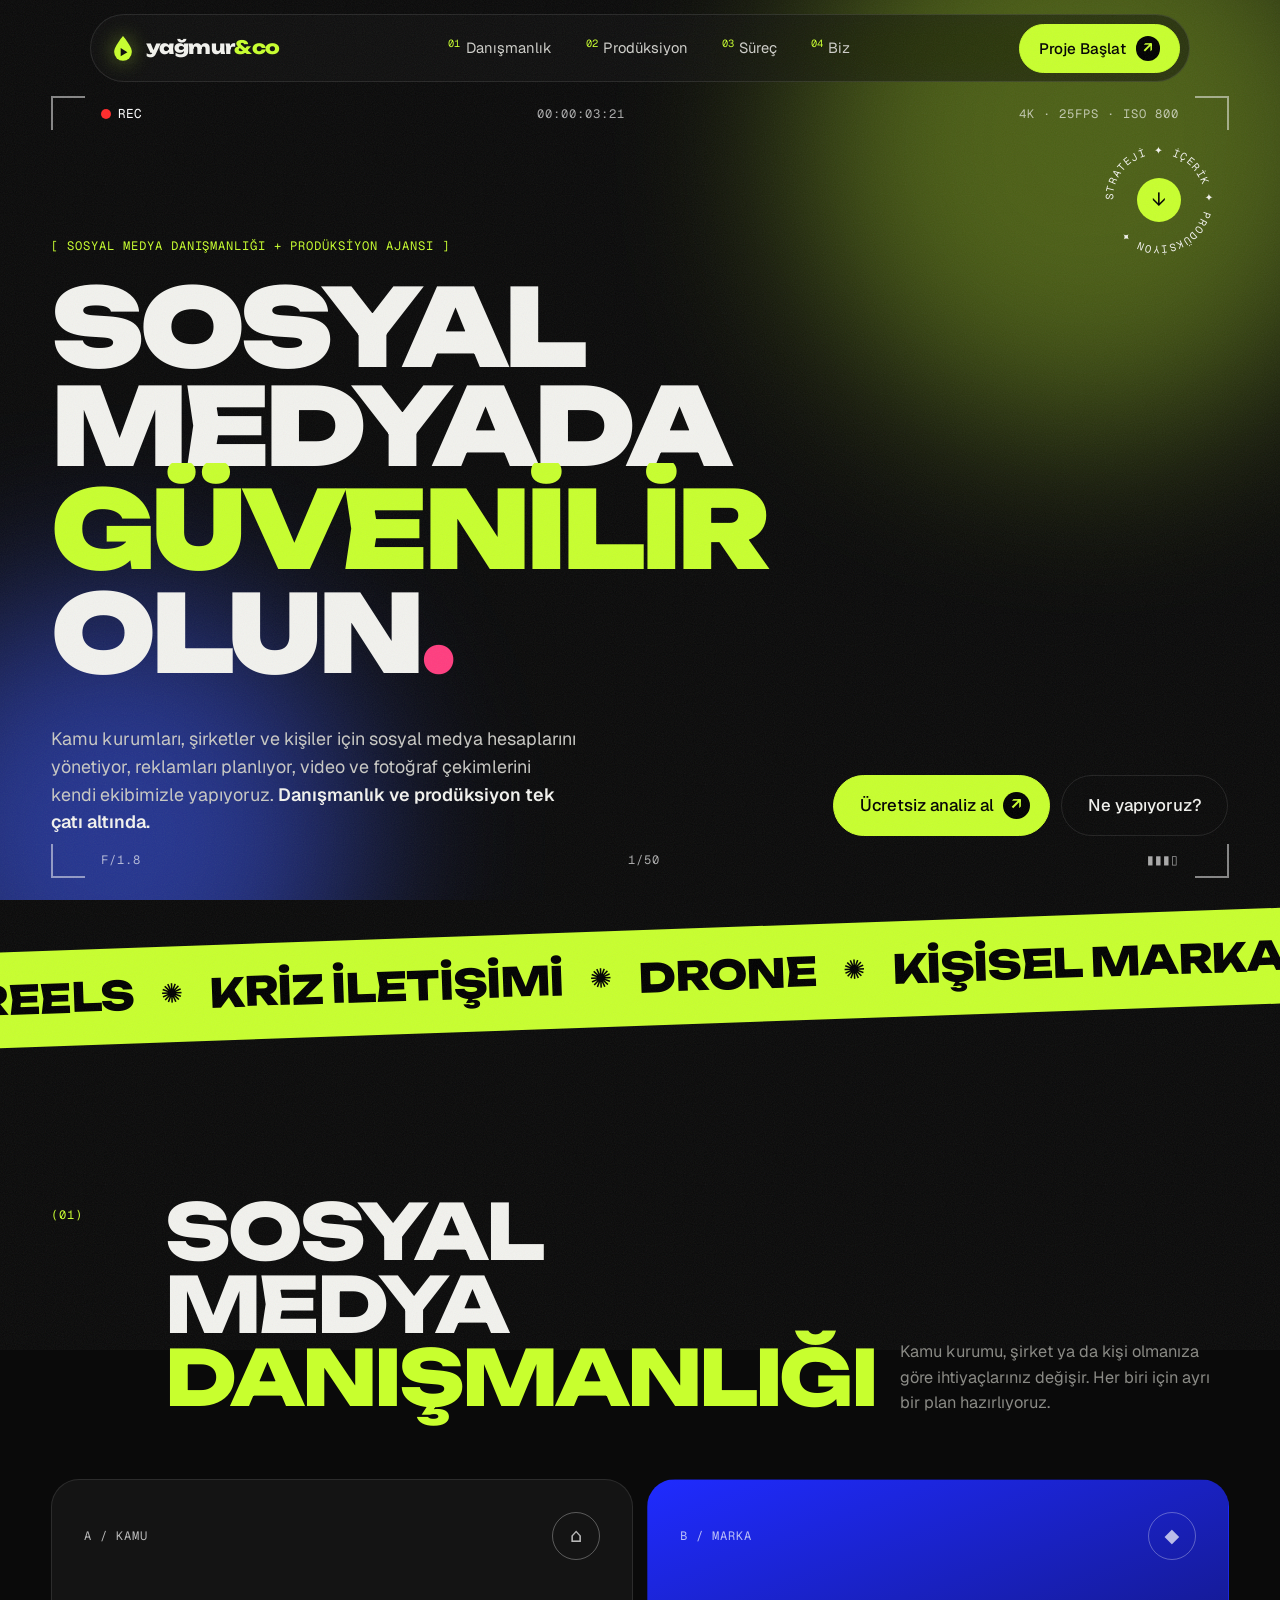
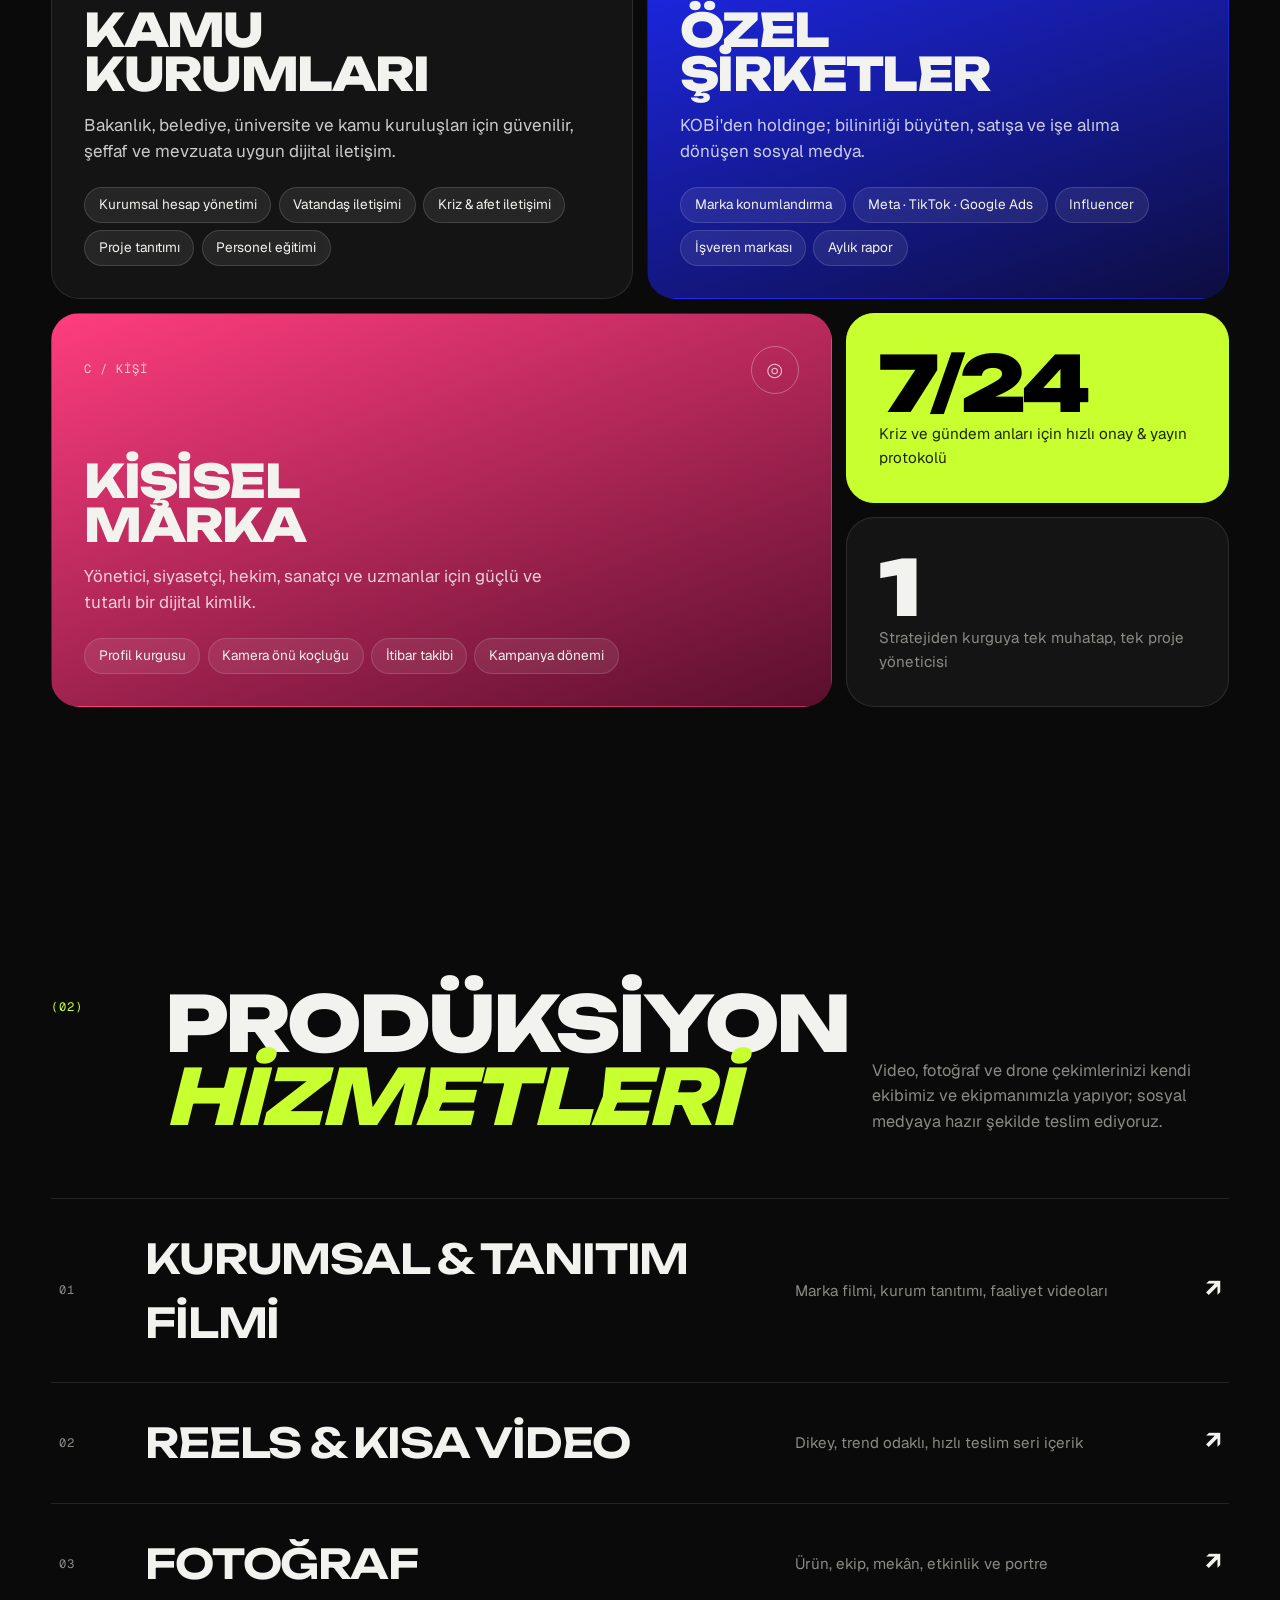
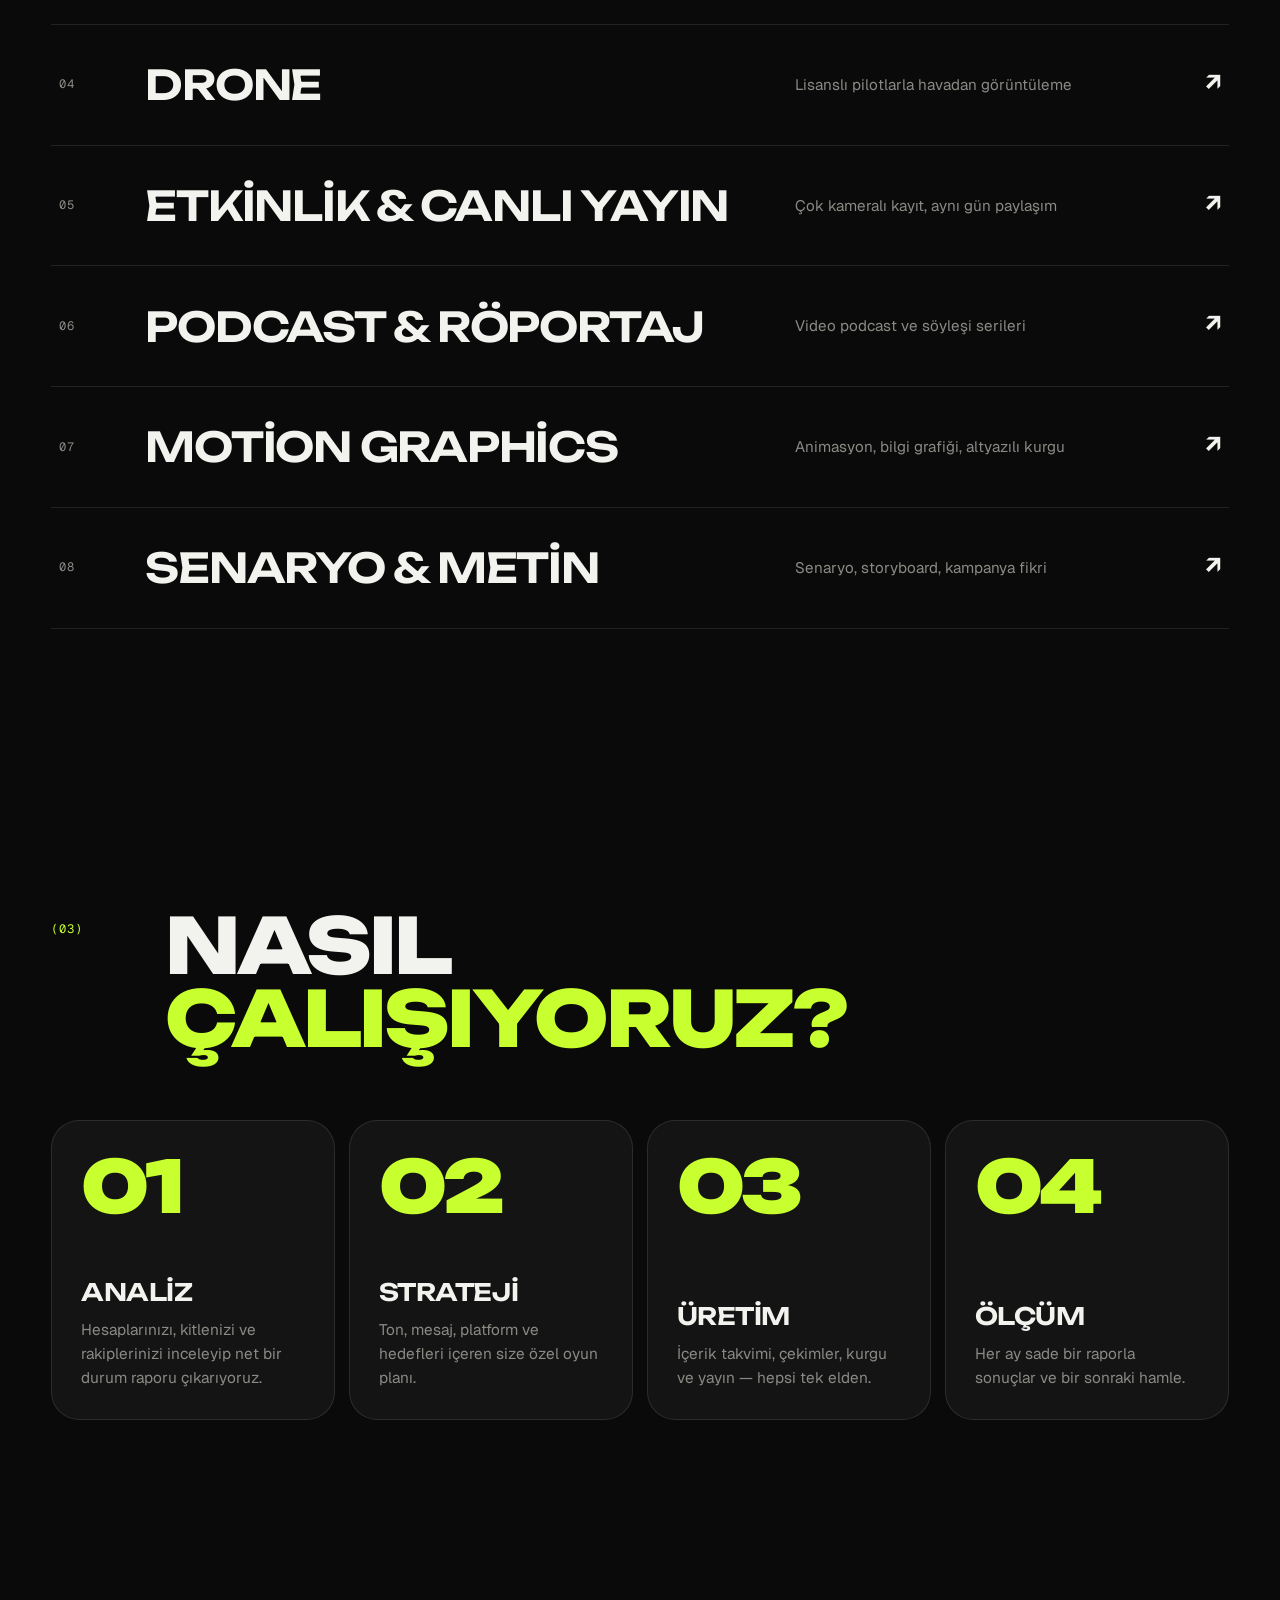
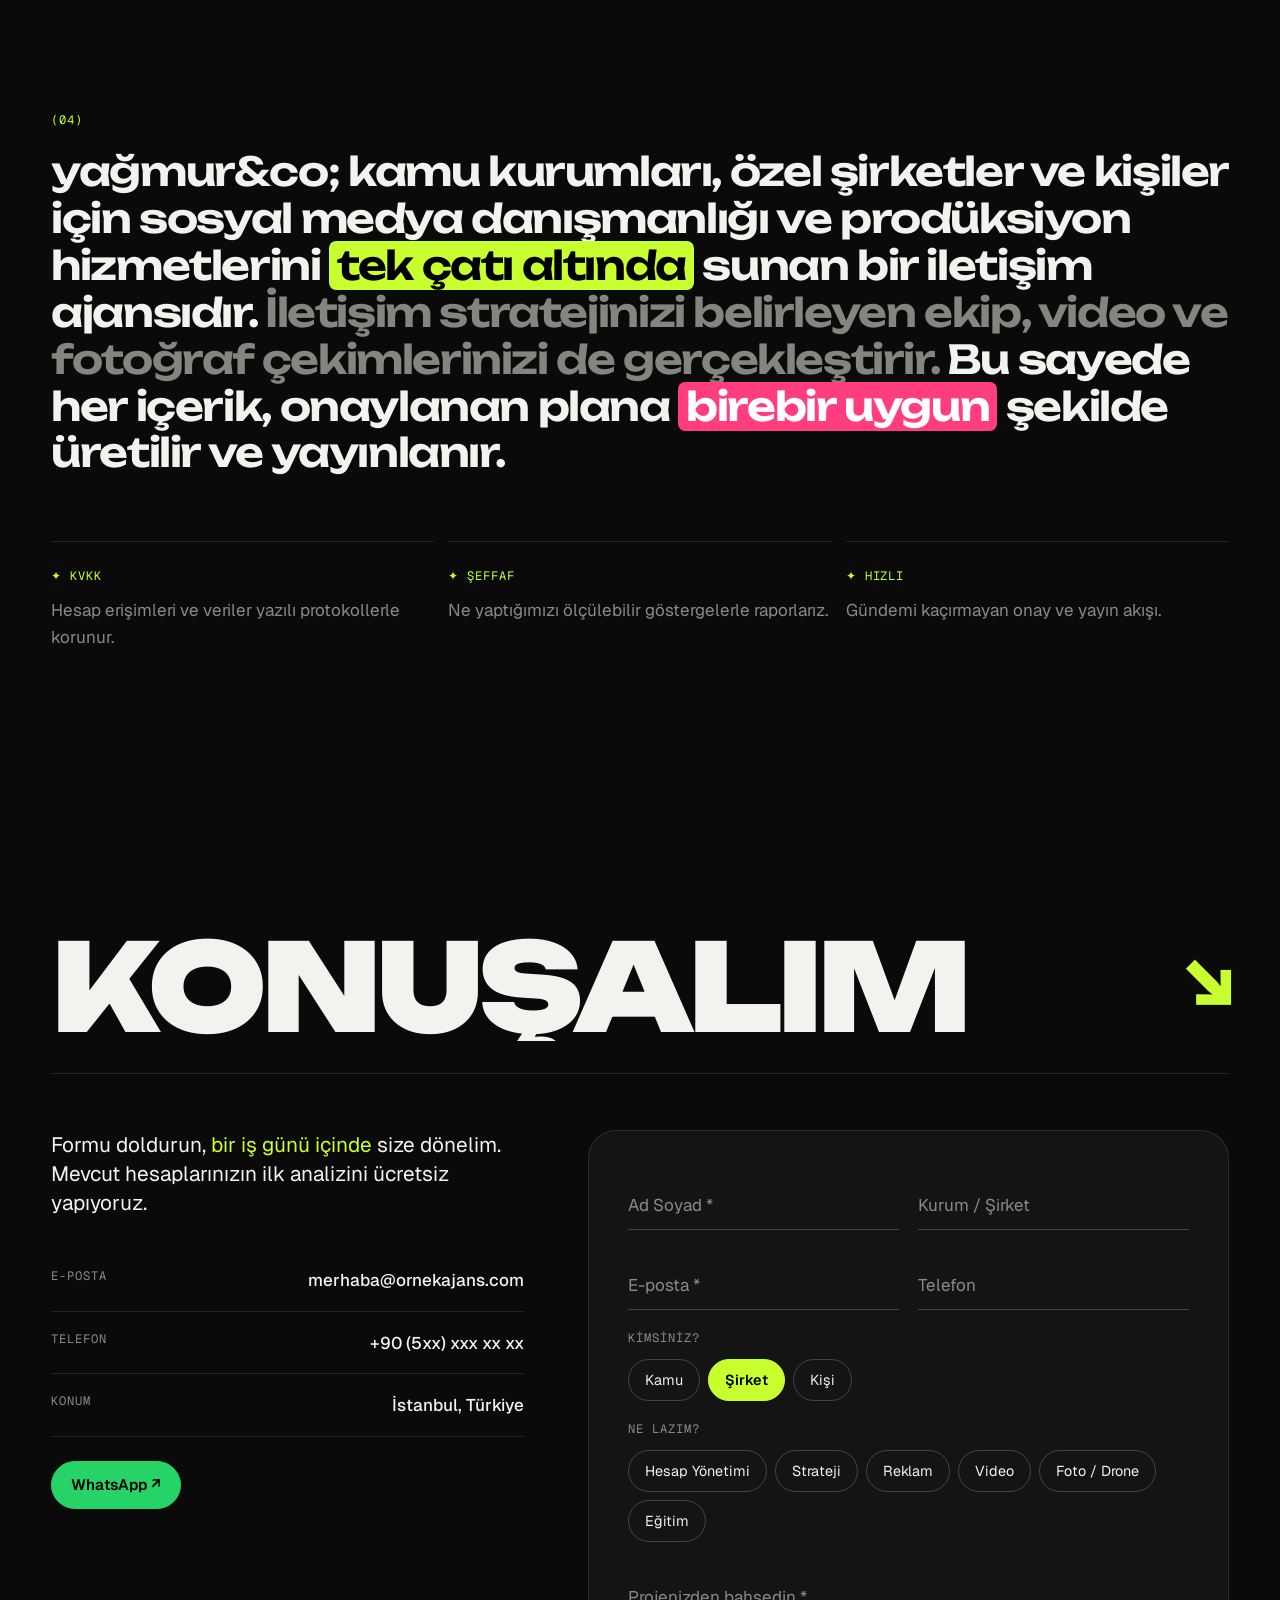
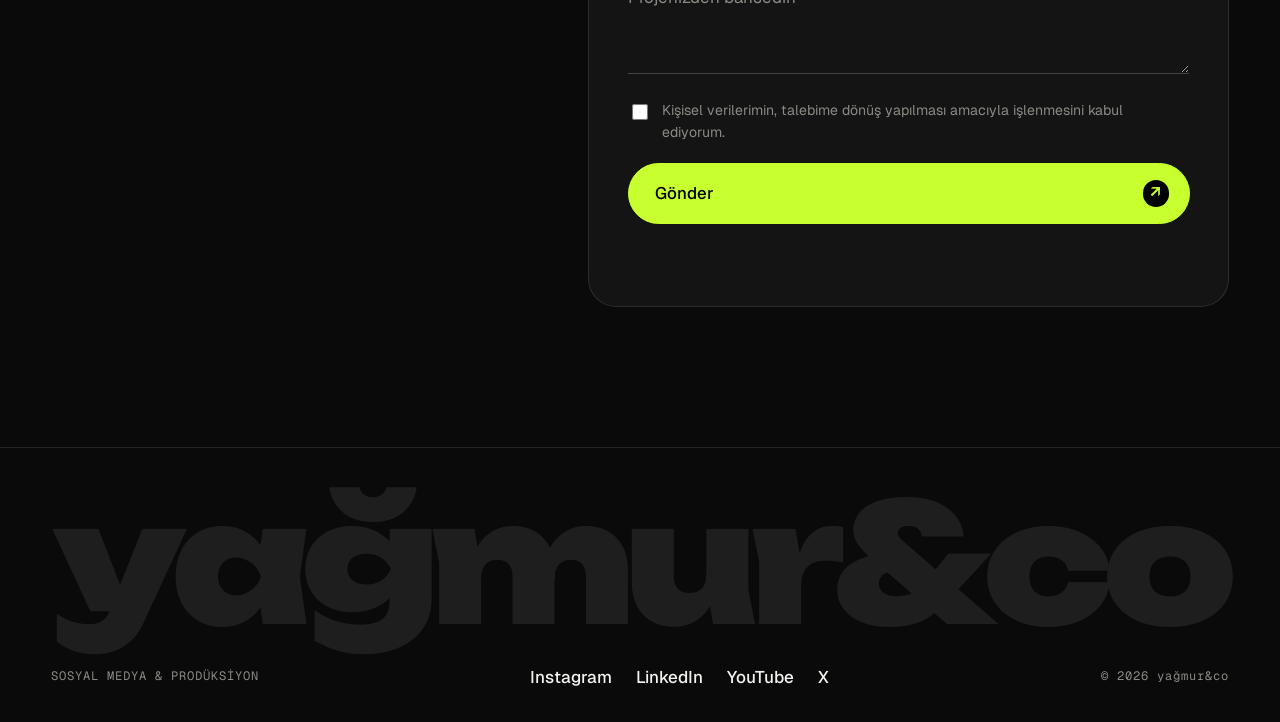
<file: index.html>
<!DOCTYPE html>
<html lang="tr">
<head>
  <meta charset="UTF-8" />
  <meta name="viewport" content="width=device-width, initial-scale=1.0" />
  <title>yağmur&amp;co | Sosyal Medya Danışmanlığı ve Prodüksiyon</title>
  <meta name="description" content="Kamu kurumları, özel şirketler ve kişiler için stratejik sosyal medya danışmanlığı, içerik yönetimi ve video–fotoğraf prodüksiyonu." />
  <meta property="og:title" content="yağmur&amp;co | Sosyal Medya Danışmanlığı ve Prodüksiyon" />
  <meta property="og:description" content="Kamu kurumları, özel şirketler ve kişiler için strateji, içerik ve prodüksiyon." />
  <meta property="og:type" content="website" />
  <meta name="theme-color" content="#0a0a0a" />
  <link rel="icon" href="assets/favicon.svg" type="image/svg+xml" />
  <link rel="preconnect" href="https://fonts.googleapis.com" />
  <link rel="preconnect" href="https://fonts.gstatic.com" crossorigin />
  <link href="https://fonts.googleapis.com/css2?family=Unbounded:wght@400;600;800;900&family=Geist:wght@300;400;500;600&family=Geist+Mono:wght@400;500&display=swap" rel="stylesheet" />
  <link rel="stylesheet" href="assets/style.css" />
  <script src="config.js"></script>
</head>
<body>
  <div class="grain" aria-hidden="true"></div>
  <div class="progress" id="progress" aria-hidden="true"></div>
  <div class="cursor" id="cursor" aria-hidden="true"><span id="cursorLabel"></span></div>

  <!-- MENÜ -->
  <header class="nav" id="nav">
    <a href="#top" class="logo" aria-label="yağmur&amp;co ana sayfa">
      <svg class="logo__mark" viewBox="0 0 100 100" aria-hidden="true"><path d="M50 4 C50 4 16 44 16 65 A34 34 0 0 0 84 65 C84 44 50 4 50 4 Z" fill="currentColor"/><path d="M41 50 L67 66 L41 82 Z" fill="#0a0a0a"/></svg>
      <span class="logo__word">yağmur<b>&amp;co</b></span>
    </a>
    <nav class="nav__links" id="navLinks" aria-label="Ana menü">
      <a href="#danismanlik"><i>01</i>Danışmanlık</a>
      <a href="#produksiyon"><i>02</i>Prodüksiyon</a>
      <a href="#surec"><i>03</i>Süreç</a>
      <a href="#hakkimizda"><i>04</i>Biz</a>
    </nav>
    <a href="#iletisim" class="pill pill--lime" data-cursor="Yaz">Proje Başlat <b>↗</b></a>
    <button class="nav__toggle" id="navToggle" aria-label="Menüyü aç" aria-expanded="false"><span></span><span></span></button>
  </header>

  <main id="top">

    <!-- HERO -->
    <section class="hero">
      <div class="orb orb--1" aria-hidden="true"></div>
      <div class="orb orb--2" aria-hidden="true"></div>

      <div class="viewfinder" aria-hidden="true">
        <span class="vf vf--tl"></span><span class="vf vf--tr"></span>
        <span class="vf vf--bl"></span><span class="vf vf--br"></span>
        <div class="vf__top">
          <span class="rec"><i></i>REC</span>
          <span class="mono" id="timecode">00:00:00:00</span>
          <span class="mono hide-sm">4K · 25FPS · ISO 800</span>
        </div>
        <div class="vf__bottom mono">
          <span>F/1.8</span><span class="hide-sm">1/50</span><span class="battery">▮▮▮▯</span>
        </div>
      </div>

      <div class="hero__inner">
        <p class="tag mono">[ sosyal medya danışmanlığı + prodüksiyon ajansı ]</p>
        <h1 class="hero__title" id="heroTitle">
          <span class="line"><span class="word">Sosyal medyada</span></span>
          <span class="line"><span class="word word--outline"><span class="rotator" id="rotator" data-words="görünür|güvenilir|etkili|güçlü">görünür</span></span></span>
          <span class="line"><span class="word">olun<em>.</em></span></span>
        </h1>
        <div class="hero__foot">
          <p class="hero__lead">
            Kamu kurumları, şirketler ve kişiler için sosyal medya hesaplarını yönetiyor,
            reklamları planlıyor, video ve fotoğraf çekimlerini kendi ekibimizle yapıyoruz.
            <strong>Danışmanlık ve prodüksiyon tek çatı altında.</strong>
          </p>
          <div class="hero__cta">
            <a href="#iletisim" class="pill pill--lime pill--big" data-cursor="Hadi">Ücretsiz analiz al <b>↗</b></a>
            <a href="#danismanlik" class="pill pill--ghost pill--big">Ne yapıyoruz?</a>
          </div>
        </div>
      </div>

      <a href="#danismanlik" class="spin" aria-label="Aşağı kaydır">
        <svg viewBox="0 0 120 120">
          <defs><path id="circ" d="M60,60 m-46,0 a46,46 0 1,1 92,0 a46,46 0 1,1 -92,0" /></defs>
          <text><textPath href="#circ">STRATEJİ ✦ İÇERİK ✦ PRODÜKSİYON ✦ </textPath></text>
        </svg>
        <span>↓</span>
      </a>
    </section>

    <!-- KAYAN ŞERİT -->
    <div class="ticker" aria-hidden="true">
      <div class="ticker__track">
        <span>Reels</span><b>✺</b><span>Kriz İletişimi</span><b>✺</b><span>Drone</span><b>✺</b><span>Kişisel Marka</span><b>✺</b><span>Canlı Yayın</span><b>✺</b><span>Reklam</span><b>✺</b><span>Podcast</span><b>✺</b><span>Strateji</span><b>✺</b>
        <span>Reels</span><b>✺</b><span>Kriz İletişimi</span><b>✺</b><span>Drone</span><b>✺</b><span>Kişisel Marka</span><b>✺</b><span>Canlı Yayın</span><b>✺</b><span>Reklam</span><b>✺</b><span>Podcast</span><b>✺</b><span>Strateji</span><b>✺</b>
      </div>
    </div>

    <!-- DANIŞMANLIK : BENTO -->
    <section class="section" id="danismanlik">
      <header class="head">
        <span class="mono head__idx">(01)</span>
        <h2 class="h2 reveal">Sosyal medya<br /><span class="lime">danışmanlığı</span></h2>
        <p class="head__side reveal">Kamu kurumu, şirket ya da kişi olmanıza göre ihtiyaçlarınız değişir. Her biri için ayrı bir plan hazırlıyoruz.</p>
      </header>

      <div class="bento">
        <article class="card card--gov reveal" data-cursor="Kamu">
          <div class="card__top"><span class="mono">A / KAMU</span><span class="card__ic">⌂</span></div>
          <h3>Kamu<br />Kurumları</h3>
          <p>Bakanlık, belediye, üniversite ve kamu kuruluşları için güvenilir, şeffaf ve mevzuata uygun dijital iletişim.</p>
          <ul class="tags">
            <li>Kurumsal hesap yönetimi</li><li>Vatandaş iletişimi</li><li>Kriz & afet iletişimi</li>
            <li>Proje tanıtımı</li><li>Personel eğitimi</li>
          </ul>
        </article>

        <article class="card card--biz reveal" data-cursor="Marka">
          <div class="card__top"><span class="mono">B / MARKA</span><span class="card__ic">◆</span></div>
          <h3>Özel<br />Şirketler</h3>
          <p>KOBİ'den holdinge; bilinirliği büyüten, satışa ve işe alıma dönüşen sosyal medya.</p>
          <ul class="tags">
            <li>Marka konumlandırma</li><li>Meta · TikTok · Google Ads</li><li>Influencer</li>
            <li>İşveren markası</li><li>Aylık rapor</li>
          </ul>
        </article>

        <article class="card card--person reveal" data-cursor="Sen">
          <div class="card__top"><span class="mono">C / KİŞİ</span><span class="card__ic">◎</span></div>
          <h3>Kişisel<br />Marka</h3>
          <p>Yönetici, siyasetçi, hekim, sanatçı ve uzmanlar için güçlü ve tutarlı bir dijital kimlik.</p>
          <ul class="tags">
            <li>Profil kurgusu</li><li>Kamera önü koçluğu</li><li>İtibar takibi</li><li>Kampanya dönemi</li>
          </ul>
        </article>

        <div class="card card--mini card--lime reveal">
          <span class="big">7/24</span>
          <p>Kriz ve gündem anları için hızlı onay & yayın protokolü</p>
        </div>
        <div class="card card--mini reveal">
          <span class="big">1</span>
          <p>Stratejiden kurguya tek muhatap, tek proje yöneticisi</p>
        </div>
      </div>
    </section>

    <!-- PRODÜKSİYON : İNTERAKTİF LİSTE -->
    <section class="section section--prod" id="produksiyon">
      <header class="head">
        <span class="mono head__idx">(02)</span>
        <h2 class="h2 reveal">Prodüksiyon<br /><span class="outline">hizmetleri</span></h2>
        <p class="head__side reveal">Video, fotoğraf ve drone çekimlerinizi kendi ekibimiz ve ekipmanımızla yapıyor; sosyal medyaya hazır şekilde teslim ediyoruz.</p>
      </header>

      <ul class="plist" id="plist">
        <li class="prow" data-color="#c8ff2e"><span class="mono">01</span><h3>Kurumsal & Tanıtım Filmi</h3><p>Marka filmi, kurum tanıtımı, faaliyet videoları</p><b>↗</b></li>
        <li class="prow" data-color="#ff3d7f"><span class="mono">02</span><h3>Reels & Kısa Video</h3><p>Dikey, trend odaklı, hızlı teslim seri içerik</p><b>↗</b></li>
        <li class="prow" data-color="#3d5aff"><span class="mono">03</span><h3>Fotoğraf</h3><p>Ürün, ekip, mekân, etkinlik ve portre</p><b>↗</b></li>
        <li class="prow" data-color="#ff8a1f"><span class="mono">04</span><h3>Drone</h3><p>Lisanslı pilotlarla havadan görüntüleme</p><b>↗</b></li>
        <li class="prow" data-color="#c8ff2e"><span class="mono">05</span><h3>Etkinlik & Canlı Yayın</h3><p>Çok kameralı kayıt, aynı gün paylaşım</p><b>↗</b></li>
        <li class="prow" data-color="#ff3d7f"><span class="mono">06</span><h3>Podcast & Röportaj</h3><p>Video podcast ve söyleşi serileri</p><b>↗</b></li>
        <li class="prow" data-color="#3d5aff"><span class="mono">07</span><h3>Motion Graphics</h3><p>Animasyon, bilgi grafiği, altyazılı kurgu</p><b>↗</b></li>
        <li class="prow" data-color="#ff8a1f"><span class="mono">08</span><h3>Senaryo & Metin</h3><p>Senaryo, storyboard, kampanya fikri</p><b>↗</b></li>
      </ul>
    </section>

    <!-- SÜREÇ -->
    <section class="section" id="surec">
      <header class="head">
        <span class="mono head__idx">(03)</span>
        <h2 class="h2 reveal">Nasıl <span class="lime">çalışıyoruz?</span></h2>
      </header>
      <ol class="steps">
        <li class="step reveal"><span class="step__n">01</span><h3>Analiz</h3><p>Hesaplarınızı, kitlenizi ve rakiplerinizi inceleyip net bir durum raporu çıkarıyoruz.</p></li>
        <li class="step reveal"><span class="step__n">02</span><h3>Strateji</h3><p>Ton, mesaj, platform ve hedefleri içeren size özel oyun planı.</p></li>
        <li class="step reveal"><span class="step__n">03</span><h3>Üretim</h3><p>İçerik takvimi, çekimler, kurgu ve yayın — hepsi tek elden.</p></li>
        <li class="step reveal"><span class="step__n">04</span><h3>Ölçüm</h3><p>Her ay sade bir raporla sonuçlar ve bir sonraki hamle.</p></li>
      </ol>
    </section>

    <!-- BİZ -->
    <section class="section" id="hakkimizda">
      <span class="mono head__idx">(04)</span>
      <p class="manifesto reveal">
        <span data-site="name">yağmur&amp;co</span>; kamu kurumları, özel şirketler ve kişiler için
        sosyal medya danışmanlığı ve prodüksiyon hizmetlerini <span class="hl">tek çatı altında</span> sunan bir iletişim ajansıdır.
        <span class="dim">İletişim stratejinizi belirleyen ekip, video ve fotoğraf çekimlerinizi de gerçekleştirir.</span>
        Bu sayede her içerik, onaylanan plana <span class="hl hl--pink">birebir uygun</span> şekilde üretilir ve yayınlanır.
      </p>
      <div class="pillars">
        <div class="pillar reveal"><span class="mono">✦ KVKK</span><p>Hesap erişimleri ve veriler yazılı protokollerle korunur.</p></div>
        <div class="pillar reveal"><span class="mono">✦ ŞEFFAF</span><p>Ne yaptığımızı ölçülebilir göstergelerle raporlarız.</p></div>
        <div class="pillar reveal"><span class="mono">✦ HIZLI</span><p>Gündemi kaçırmayan onay ve yayın akışı.</p></div>
      </div>
    </section>

    <!-- İLETİŞİM -->
    <section class="section contact" id="iletisim">
      <a href="#contactForm" class="mega" data-cursor="↓">
        <span>Konuşalım</span><b>↘</b>
      </a>

      <div class="contact__grid">
        <div class="contact__info">
          <p class="lead">Formu doldurun, <span class="lime">bir iş günü içinde</span> size dönelim. Mevcut hesaplarınızın ilk analizini ücretsiz yapıyoruz.</p>
          <ul class="clist">
            <li><span class="mono">E-POSTA</span><a data-site-href="mailto:email" data-site="email" href="#">merhaba@ornekajans.com</a></li>
            <li><span class="mono">TELEFON</span><a data-site-href="tel:phoneRaw" data-site="phone" href="#">+90</a></li>
            <li><span class="mono">KONUM</span><b data-site="address">İstanbul</b></li>
          </ul>
          <a class="pill pill--wa" id="waBtn" href="#" target="_blank" rel="noopener">WhatsApp ↗</a>
        </div>

        <form class="form" id="contactForm" novalidate>
          <div class="form__row">
            <label class="field"><input type="text" name="ad_soyad" required autocomplete="name" placeholder=" " /><span>Ad Soyad *</span></label>
            <label class="field"><input type="text" name="kurum" autocomplete="organization" placeholder=" " /><span>Kurum / Şirket</span></label>
          </div>
          <div class="form__row">
            <label class="field"><input type="email" name="email" required autocomplete="email" placeholder=" " /><span>E-posta *</span></label>
            <label class="field"><input type="tel" name="telefon" autocomplete="tel" placeholder=" " /><span>Telefon</span></label>
          </div>
          <fieldset class="chips">
            <legend class="mono">KİMSİNİZ?</legend>
            <label><input type="radio" name="tur" value="Kamu Kurumu" /><span>Kamu</span></label>
            <label><input type="radio" name="tur" value="Özel Şirket" checked /><span>Şirket</span></label>
            <label><input type="radio" name="tur" value="Kişisel" /><span>Kişi</span></label>
          </fieldset>
          <fieldset class="chips">
            <legend class="mono">NE LAZIM?</legend>
            <label><input type="checkbox" name="hizmet" value="Sosyal Medya Yönetimi" /><span>Hesap Yönetimi</span></label>
            <label><input type="checkbox" name="hizmet" value="Danışmanlık / Strateji" /><span>Strateji</span></label>
            <label><input type="checkbox" name="hizmet" value="Reklam Yönetimi" /><span>Reklam</span></label>
            <label><input type="checkbox" name="hizmet" value="Video Prodüksiyon" /><span>Video</span></label>
            <label><input type="checkbox" name="hizmet" value="Fotoğraf / Drone" /><span>Foto / Drone</span></label>
            <label><input type="checkbox" name="hizmet" value="Eğitim" /><span>Eğitim</span></label>
          </fieldset>
          <label class="field"><textarea name="mesaj" rows="3" required placeholder=" "></textarea><span>Projenizden bahsedin *</span></label>
          <label class="kvkk">
            <input type="checkbox" name="kvkk" required />
            <span>Kişisel verilerimin, talebime dönüş yapılması amacıyla işlenmesini kabul ediyorum.</span>
          </label>
          <button type="submit" class="pill pill--lime pill--big pill--full" data-cursor="Gönder">Gönder <b>↗</b></button>
          <p class="form__status" id="formStatus" role="status" aria-live="polite"></p>
        </form>
      </div>
    </section>
  </main>

  <footer class="footer">
    <div class="footer__brand" aria-label="yağmur&amp;co">yağmur<span>&amp;co</span></div>
    <div class="footer__row">
      <span class="mono" data-site="tagline">Sosyal Medya & Prodüksiyon</span>
      <nav class="footer__social">
        <a data-site-href="instagram" href="#" target="_blank" rel="noopener">Instagram</a>
        <a data-site-href="linkedin" href="#" target="_blank" rel="noopener">LinkedIn</a>
        <a data-site-href="youtube" href="#" target="_blank" rel="noopener">YouTube</a>
        <a data-site-href="x" href="#" target="_blank" rel="noopener">X</a>
      </nav>
      <span class="mono">© <span id="year"></span> <span style="text-transform:none">yağmur&amp;co</span></span>
    </div>
  </footer>

  <script src="assets/main.js"></script>
</body>
</html>
</file>
<file: assets/style.css>
/* =========================================================
   YENİ NESİL TEMA — koyu zemin, neon vurgu, dev tipografi
   Renkleri değiştirmek için sadece :root içini düzenleyin.
   ========================================================= */
:root {
  --bg: #0a0a0a;
  --bg-2: #141414;
  --bg-3: #1c1c1c;
  --fg: #f2f2ee;
  --muted: #8a8a85;
  --line: rgba(255,255,255,.1);
  --lime: #c8ff2e;
  --pink: #ff3d7f;
  --blue: #3d5aff;
  --orange: #ff8a1f;
  --display: "Unbounded", system-ui, sans-serif;
  --body: "Geist", system-ui, sans-serif;
  --mono: "Geist Mono", ui-monospace, monospace;
  --pad: clamp(1.25rem, 4vw, 3.5rem);
}
*, *::before, *::after { box-sizing: border-box; }
html { overflow-x: clip; scroll-behavior: smooth; scroll-padding-top: 90px; }
body {
  margin: 0; background: var(--bg); color: var(--fg);
  font-family: var(--body); font-size: 17px; line-height: 1.55; font-weight: 400;
  -webkit-font-smoothing: antialiased; overflow-x: clip;
}
::selection { background: var(--lime); color: #000; }
a { color: inherit; text-decoration: none; }
.mono { font-family: var(--mono); font-size: .76rem; letter-spacing: .08em; text-transform: uppercase; }
.lime { color: var(--lime); }
.outline { -webkit-text-stroke: 1.5px var(--fg); color: transparent; }

/* Kaydırma ilerleme çubuğu */
.progress { position: fixed; top: 0; left: 0; height: 3px; width: 100%; background: var(--lime); transform-origin: left; transform: scaleX(0); z-index: 101; }

/* Değişen kelime */
.rotator { display: inline-block; white-space: nowrap; transition: transform .45s cubic-bezier(.2,.8,.2,1), opacity .45s, filter .45s; }
.rotator.is-out { transform: translateY(-70%); opacity: 0; filter: blur(8px); }
.rotator.is-pre { transform: translateY(70%); opacity: 0; filter: blur(8px); transition: none; }
.hero__inner { will-change: transform; }

/* Film greni */
.grain {
  position: fixed; inset: -50%; z-index: 100; pointer-events: none; opacity: .07;
  background-image: url("data:image/svg+xml,%3Csvg xmlns='http://www.w3.org/2000/svg' width='200' height='200'%3E%3Cfilter id='n'%3E%3CfeTurbulence type='fractalNoise' baseFrequency='.9' numOctaves='3' stitchTiles='stitch'/%3E%3C/filter%3E%3Crect width='100%25' height='100%25' filter='url(%23n)'/%3E%3C/svg%3E");
  animation: grain 1s steps(4) infinite;
}
@keyframes grain { 25%{transform:translate(-3%,2%)} 50%{transform:translate(2%,-3%)} 75%{transform:translate(-1%,3%)} }

/* Özel imleç (yalnızca fareli cihazlarda) */
.cursor {
  position: fixed; top: 0; left: 0; z-index: 99; pointer-events: none;
  width: 14px; height: 14px; border-radius: 50%; background: var(--lime);
  transform: translate(-50%,-50%); mix-blend-mode: difference;
  display: grid; place-items: center; opacity: 0; transition: width .25s, height .25s, background .25s, opacity .3s;
}
.cursor.is-on { opacity: 1; }
.cursor span { font-family: var(--mono); font-size: .7rem; font-weight: 500; color: #000; opacity: 0; text-transform: uppercase; }
.cursor.is-big { width: 84px; height: 84px; mix-blend-mode: normal; }
.cursor.is-big span { opacity: 1; }
@media (hover: none), (pointer: coarse) { .cursor { display: none; } }

/* ===== Butonlar ===== */
.pill {
  display: inline-flex; align-items: center; gap: .6rem; padding: .7rem 1.2rem;
  border-radius: 999px; font-weight: 500; font-size: .95rem; border: 1px solid var(--line);
  background: var(--bg-3); color: var(--fg); cursor: pointer; font-family: var(--body);
  transition: transform .25s cubic-bezier(.2,.8,.2,1), background .25s, color .25s;
  will-change: transform;
}
.pill b { display: inline-grid; place-items: center; width: 1.6em; height: 1.6em; border-radius: 50%; background: #000; color: var(--lime); font-weight: 600; transition: transform .3s; }
.pill:hover b { transform: rotate(45deg); }
.pill--lime { background: var(--lime); color: #000; border-color: var(--lime); }
.pill--ghost { background: transparent; }
.pill--ghost:hover { background: var(--fg); color: #000; }
.pill--big { padding: 1rem 1.2rem 1rem 1.6rem; font-size: 1.05rem; }
.pill--ghost.pill--big { padding: 1rem 1.6rem; }
.pill--full { width: 100%; justify-content: space-between; }
.pill--wa { background: #25d366; color: #000; border-color: #25d366; margin-top: 1.5rem; font-weight: 600; }

/* ===== Menü ===== */
.nav {
  position: fixed; top: 14px; left: 50%; transform: translateX(-50%); z-index: 50;
  width: min(1100px, calc(100% - 24px)); display: flex; align-items: center; justify-content: space-between; gap: 1rem;
  padding: .55rem .55rem .55rem 1.2rem; border-radius: 999px;
  background: rgba(20,20,20,.55); backdrop-filter: blur(18px) saturate(1.4); -webkit-backdrop-filter: blur(18px) saturate(1.4);
  border: 1px solid var(--line);
}
.logo { display: flex; align-items: center; gap: .6rem; font-family: var(--display); font-weight: 800; font-size: 1rem; letter-spacing: -.01em; white-space: nowrap; }
.logo { font-size: 1.15rem; letter-spacing: -.03em; }
.logo__mark { width: 26px; height: 26px; color: var(--lime); filter: drop-shadow(0 0 10px rgba(200,255,46,.45)); animation: drip 3.2s ease-in-out infinite; transform-origin: 50% 90%; }
.logo__word b { color: var(--lime); font-weight: 800; }
@keyframes drip { 0%,100% { transform: translateY(0) scale(1); } 45% { transform: translateY(-2px) scale(1.04, .97); } 55% { transform: translateY(1px) scale(.97, 1.05); } }
@keyframes pulse { 50% { transform: scale(.7); opacity: .6; } }
.nav__links { display: flex; gap: .3rem; }
.nav__links a { padding: .55rem .9rem; border-radius: 999px; font-size: .92rem; color: #cfcfca; transition: background .2s, color .2s; }
.nav__links a i { font-style: normal; font-family: var(--mono); font-size: .65rem; color: var(--lime); margin-right: .35rem; vertical-align: super; }
.nav__links a:hover { background: rgba(255,255,255,.08); color: #fff; }
.nav__toggle { display: none; width: 44px; height: 44px; border-radius: 50%; border: 0; background: var(--bg-3); cursor: pointer; padding: 0 12px; }
.nav__toggle span { display: block; height: 2px; background: var(--fg); margin: 5px 0; transition: transform .3s; }
.nav__toggle[aria-expanded="true"] span:first-child { transform: translateY(3.5px) rotate(45deg); }
.nav__toggle[aria-expanded="true"] span:last-child { transform: translateY(-3.5px) rotate(-45deg); }

/* ===== HERO ===== */
.hero { position: relative; min-height: 100svh; display: flex; align-items: flex-end; padding: 130px var(--pad) clamp(2rem, 5vw, 4rem); overflow: hidden; isolation: isolate; }
.orb { position: absolute; border-radius: 50%; filter: blur(90px); z-index: -1; opacity: .55; }
.orb--1 { width: 46vw; height: 46vw; background: var(--lime); top: -12vw; right: -8vw; animation: drift 14s ease-in-out infinite alternate; opacity: .35; }
.orb--2 { width: 38vw; height: 38vw; background: var(--blue); bottom: -14vw; left: -10vw; animation: drift 18s ease-in-out infinite alternate-reverse; }
@keyframes drift { to { transform: translate(-8vw, 6vw) scale(1.15); } }

.viewfinder { position: absolute; inset: 96px var(--pad) 22px; pointer-events: none; z-index: -1; }
.vf { position: absolute; width: 34px; height: 34px; border: 2px solid rgba(255,255,255,.5); }
.vf--tl { top: 0; left: 0; border-right: 0; border-bottom: 0; }
.vf--tr { top: 0; right: 0; border-left: 0; border-bottom: 0; }
.vf--bl { bottom: 0; left: 0; border-right: 0; border-top: 0; }
.vf--br { bottom: 0; right: 0; border-left: 0; border-top: 0; }
.vf__top, .vf__bottom { position: absolute; left: 50px; right: 50px; display: flex; justify-content: space-between; align-items: center; color: rgba(255,255,255,.65); }
.vf__top { top: 8px; } .vf__bottom { bottom: 8px; }
.rec { display: inline-flex; align-items: center; gap: .45rem; font-family: var(--mono); font-size: .8rem; color: #fff; }
.rec i { width: 10px; height: 10px; border-radius: 50%; background: #ff2a2a; animation: blink 1.1s steps(2) infinite; }
@keyframes blink { 50% { opacity: 0; } }

.hero__inner { width: 100%; max-width: 1500px; margin: 0 auto; }
.tag { color: var(--lime); margin: 0 0 1.4rem; }
.hero__title {
  font-family: var(--display); font-weight: 900; text-transform: uppercase;
  font-size: clamp(2rem, 8.4vw, 9rem); line-height: .92; letter-spacing: -.045em; margin: 0;
}
.hero__title .line { display: block; overflow: hidden; padding: .16em 0 .04em; margin-top: -.16em; }
.hero__title .word { display: inline-block; transform: translateY(110%); animation: rise 1s cubic-bezier(.2,.8,.2,1) forwards; }
.hero__title .line:nth-child(2) .word { animation-delay: .12s; }
.hero__title .line:nth-child(3) .word { animation-delay: .24s; }
.hero__title .word--outline { color: var(--lime); }
.hero__title em { font-style: normal; color: var(--pink); }
@keyframes rise { to { transform: none; } }

.hero__foot { display: flex; justify-content: space-between; align-items: flex-end; gap: 2rem; flex-wrap: wrap; margin-top: clamp(1.5rem, 3vw, 2.5rem); }
.hero__lead { max-width: 44ch; color: #c9c9c4; font-size: 1.12rem; margin: 0; opacity: 0; animation: fade .8s .6s forwards; }
.hero__lead strong { color: var(--fg); font-weight: 600; }
.hero__cta { display: flex; gap: .7rem; flex-wrap: wrap; opacity: 0; animation: fade .8s .75s forwards; }
@keyframes fade { to { opacity: 1; } }

.spin { position: absolute; right: calc(var(--pad) + 10px); top: 140px; width: 120px; height: 120px; display: grid; place-items: center; }
.spin svg { position: absolute; inset: 0; animation: rotate 14s linear infinite; }
.spin text { font-family: var(--mono); font-size: 10.5px; letter-spacing: .14em; fill: var(--fg); }
.spin span { width: 44px; height: 44px; border-radius: 50%; background: var(--lime); color: #000; display: grid; place-items: center; font-size: 1.2rem; }
@keyframes rotate { to { transform: rotate(360deg); } }

/* ===== Kayan şerit ===== */
.ticker { background: var(--lime); color: #000; padding: 1rem 0; overflow: hidden; transform: rotate(-2deg) scale(1.04); margin: 2rem 0; position: relative; z-index: 2; }
.ticker__track { display: flex; align-items: center; gap: 1.6rem; width: max-content; animation: ticker 28s linear infinite; }
.ticker span { font-family: var(--display); font-weight: 800; font-size: clamp(1.4rem, 3vw, 2.4rem); text-transform: uppercase; letter-spacing: -.02em; white-space: nowrap; }
.ticker b { font-size: 1.6rem; }
@keyframes ticker { to { transform: translateX(-50%); } }

/* ===== Bölüm başlıkları ===== */
.section { padding: clamp(5rem, 11vw, 9rem) var(--pad); max-width: 1500px; margin: 0 auto; }
.head { display: grid; grid-template-columns: 90px 1fr minmax(240px, 380px); gap: 1.5rem; align-items: end; margin-bottom: clamp(2.5rem, 5vw, 4.5rem); }
.head__idx { color: var(--lime); align-self: start; padding-top: .6rem; display: block; }
.h2 { font-family: var(--display); font-weight: 800; font-size: clamp(2.2rem, 6vw, 5.4rem); line-height: .95; letter-spacing: -.04em; margin: 0; text-transform: uppercase; }
.h2 .outline { -webkit-text-stroke: 0; color: var(--lime); font-style: italic; }
.head__side { color: var(--muted); margin: 0; font-size: 1.02rem; }

/* ===== Bento ===== */
.bento { display: grid; grid-template-columns: repeat(6, 1fr); grid-auto-rows: minmax(150px, auto); gap: 14px; }
.card {
  position: relative; overflow: hidden; border-radius: 28px; padding: clamp(1.5rem, 2.5vw, 2.2rem);
  background: var(--bg-2); border: 1px solid var(--line); display: flex; flex-direction: column;
  transition: transform .45s cubic-bezier(.2,.8,.2,1), border-color .3s;
}
.card::after {
  content: ""; position: absolute; inset: 0; pointer-events: none; opacity: 0; transition: opacity .4s;
  background: radial-gradient(500px circle at var(--mx, 50%) var(--my, 50%), rgba(200,255,46,.14), transparent 45%);
}
.card:hover::after { opacity: 1; }
.card:hover { border-color: rgba(200,255,46,.4); }
.card--gov { grid-column: span 3; grid-row: span 2; }
.card--biz { grid-column: span 3; grid-row: span 2; background: linear-gradient(160deg, #1f2bff 0%, #0d0d40 100%); border-color: transparent; }
.card--person { grid-column: span 4; grid-row: span 2; background: linear-gradient(160deg, #ff3d7f 0%, #5a0f2c 100%); border-color: transparent; }
.card--mini { grid-column: span 2; justify-content: space-between; }
.card--lime { background: var(--lime); color: #000; border-color: var(--lime); }
.card__top { display: flex; justify-content: space-between; align-items: center; color: rgba(255,255,255,.7); }
.card__ic { width: 48px; height: 48px; border-radius: 50%; border: 1px solid rgba(255,255,255,.3); display: grid; place-items: center; font-size: 1.2rem; transition: transform .5s; }
.card:hover .card__ic { transform: rotate(180deg); }
.card h3 { font-family: var(--display); font-weight: 800; font-size: clamp(1.9rem, 3.6vw, 3.2rem); line-height: .95; letter-spacing: -.035em; text-transform: uppercase; margin: auto 0 1rem; padding-top: 3rem; }
.card p { margin: 0 0 1.4rem; color: rgba(255,255,255,.78); max-width: 46ch; }
.tags { list-style: none; padding: 0; margin: 0; display: flex; flex-wrap: wrap; gap: .45rem; }
.tags li { padding: .4rem .85rem; border-radius: 999px; font-size: .85rem; background: rgba(255,255,255,.08); border: 1px solid rgba(255,255,255,.14); backdrop-filter: blur(6px); }
.card .big { font-family: var(--display); font-weight: 900; font-size: clamp(3rem, 6vw, 5rem); line-height: 1; letter-spacing: -.05em; }
.card--mini p { margin: 0; color: var(--muted); font-size: .95rem; }
.card--lime p { color: #1d2600; }

/* ===== Prodüksiyon listesi ===== */
.section--prod { position: relative; }
.plist { list-style: none; padding: 0; margin: 0; border-top: 1px solid var(--line); }
.prow {
  position: relative; display: grid; grid-template-columns: 70px 1fr minmax(200px, 360px) 50px; gap: 1rem; align-items: center;
  padding: clamp(1.1rem, 2.2vw, 1.8rem) .5rem; border-bottom: 1px solid var(--line); cursor: default; overflow: hidden; isolation: isolate;
}
.prow::before {
  content: ""; position: absolute; inset: 0; z-index: -1; background: var(--c, var(--lime));
  transform: scaleY(0); transform-origin: bottom; transition: transform .45s cubic-bezier(.2,.8,.2,1);
}
.prow:hover::before { transform: scaleY(1); }
.prow .mono { color: var(--muted); transition: color .3s; }
.prow h3 { font-family: var(--display); font-weight: 600; font-size: clamp(1.3rem, 3.2vw, 2.6rem); letter-spacing: -.03em; margin: 0; text-transform: uppercase; transition: transform .45s cubic-bezier(.2,.8,.2,1), color .3s; }
.prow p { margin: 0; color: var(--muted); font-size: .95rem; transition: color .3s; }
.prow b { font-size: 1.6rem; justify-self: end; transition: transform .4s, color .3s; }
.prow:hover h3 { transform: translateX(14px); }
.prow:hover h3, .prow:hover .mono, .prow:hover p, .prow:hover b { color: #000; }
.prow:hover b { transform: rotate(45deg); }

/* ===== Süreç ===== */
.steps { list-style: none; padding: 0; margin: 0; display: grid; grid-template-columns: repeat(4, 1fr); gap: 14px; }
.step { background: var(--bg-2); border: 1px solid var(--line); border-radius: 28px; padding: 1.8rem; min-height: 300px; display: flex; flex-direction: column; transition: background .35s, color .35s, transform .35s; }
.step:hover { background: var(--fg); color: #000; transform: translateY(-8px); }
.step:hover p { color: #333; }
.step__n { font-family: var(--display); font-weight: 900; font-size: 4.5rem; line-height: 1; letter-spacing: -.05em; color: var(--lime); }
.step:hover .step__n { color: #000; }
.step h3 { font-family: var(--display); font-weight: 600; font-size: 1.5rem; text-transform: uppercase; letter-spacing: -.02em; margin: auto 0 .5rem; }
.step p { margin: 0; color: var(--muted); font-size: .96rem; }

/* ===== Manifesto ===== */
.manifesto { font-family: var(--display); font-weight: 600; font-size: clamp(1.45rem, 3.1vw, 2.9rem); line-height: 1.18; letter-spacing: -.035em; margin: 1.2rem 0 4rem; max-width: 1250px; }
.manifesto .dim { color: #85857f; }
.hl { background: var(--lime); color: #000; padding: 0 .2em; border-radius: .18em; box-decoration-break: clone; -webkit-box-decoration-break: clone; }
.hl--pink { background: var(--pink); color: #fff; }
.pillars { display: grid; grid-template-columns: repeat(3, 1fr); gap: 14px; }
.pillar { border-top: 1px solid var(--line); padding-top: 1.2rem; }
.pillar .mono { color: var(--lime); }
.pillar p { color: var(--muted); margin: .6rem 0 0; }

/* ===== İletişim ===== */
.mega {
  display: flex; align-items: center; justify-content: space-between; gap: 1rem;
  font-family: var(--display); font-weight: 900; text-transform: uppercase; letter-spacing: -.05em;
  font-size: clamp(2.4rem, 9.5vw, 10rem); line-height: .9; border-bottom: 1px solid var(--line); padding-bottom: 2rem; margin-bottom: 3.5rem;
}
.mega span { background: linear-gradient(90deg, var(--fg) 50%, var(--lime) 50%); background-size: 200% 100%; background-position: 0 0; -webkit-background-clip: text; background-clip: text; color: transparent; transition: background-position .6s cubic-bezier(.2,.8,.2,1); }
.mega:hover span { background-position: -100% 0; }
.mega b { color: var(--lime); font-size: .6em; transition: transform .5s; }
.mega:hover b { transform: rotate(-45deg); }

.contact__grid { display: grid; grid-template-columns: .85fr 1.15fr; gap: clamp(2rem, 5vw, 5rem); }
.lead { font-size: 1.3rem; line-height: 1.4; margin: 0 0 2rem; }
.clist { list-style: none; padding: 0; margin: 0; }
.clist li { display: flex; justify-content: space-between; gap: 1rem; padding: 1.1rem 0; border-bottom: 1px solid var(--line); }
.clist .mono { color: var(--muted); }
.clist a, .clist b { font-weight: 500; text-align: right; }
.clist a:hover { color: var(--lime); }

.form { background: var(--bg-2); border: 1px solid var(--line); border-radius: 28px; padding: clamp(1.4rem, 3vw, 2.4rem); display: grid; gap: 1.2rem; }
.form__row { display: grid; grid-template-columns: 1fr 1fr; gap: 1.2rem; }
.field { position: relative; display: block; }
.field input, .field textarea {
  width: 100%; font: inherit; font-size: 1.05rem; color: var(--fg); background: transparent; resize: vertical;
  border: 0; border-bottom: 1px solid rgba(255,255,255,.2); padding: 1.5rem 0 .6rem; transition: border-color .25s;
}
.field input:focus, .field textarea:focus { outline: none; border-color: var(--lime); }
.field span { position: absolute; left: 0; top: 1.4rem; color: var(--muted); pointer-events: none; transition: all .25s; }
.field input:focus + span, .field input:not(:placeholder-shown) + span,
.field textarea:focus + span, .field textarea:not(:placeholder-shown) + span { top: 0; font-size: .75rem; color: var(--lime); font-family: var(--mono); letter-spacing: .06em; text-transform: uppercase; }
.chips { border: 0; padding: 0; margin: 0; display: flex; flex-wrap: wrap; gap: .5rem; }
.chips legend { color: var(--muted); margin-bottom: .7rem; padding: 0; }
.chips label { cursor: pointer; }
.chips input { position: absolute; opacity: 0; pointer-events: none; }
.chips span { display: inline-block; padding: .55rem 1rem; border-radius: 999px; border: 1px solid rgba(255,255,255,.2); font-size: .9rem; transition: all .2s; }
.chips label:hover span { border-color: var(--fg); }
.chips input:checked + span { background: var(--lime); color: #000; border-color: var(--lime); font-weight: 600; }
.chips input:focus-visible + span { outline: 2px solid var(--lime); outline-offset: 3px; }
.kvkk { display: flex; gap: .7rem; align-items: flex-start; color: var(--muted); font-size: .88rem; cursor: pointer; }
.kvkk input { margin-top: .2rem; accent-color: var(--lime); width: 16px; height: 16px; }
.form__status { margin: 0; min-height: 1.4em; font-weight: 500; }
.form__status.ok { color: var(--lime); }
.form__status.err { color: var(--pink); }

/* ===== Footer ===== */
.footer { border-top: 1px solid var(--line); padding: 3rem var(--pad) 2rem; overflow: hidden; }
.footer__brand {
  font-family: var(--display); font-weight: 900; letter-spacing: -.06em; line-height: .8;
  white-space: nowrap; font-size: 16vw; color: #1e1e1e; display: inline-block;
  transition: color .5s;
}
.footer__brand span { transition: color .5s; }
.footer__brand:hover { color: var(--fg); }
.footer__brand:hover span { color: var(--lime); }
.footer__row { display: flex; justify-content: space-between; align-items: center; gap: 1.5rem; flex-wrap: wrap; margin-top: 2rem; color: var(--muted); }
.footer__social { display: flex; gap: 1.5rem; flex-wrap: wrap; }
.footer__social a { color: var(--fg); font-weight: 500; position: relative; }
.footer__social a:hover { color: var(--lime); }

/* ===== Görünme animasyonu ===== */
.reveal { opacity: 0; transform: translateY(40px); filter: blur(6px); transition: opacity .9s cubic-bezier(.2,.8,.2,1), transform .9s cubic-bezier(.2,.8,.2,1), filter .9s; }
.reveal.is-in { opacity: 1; transform: none; filter: none; }
@media (prefers-reduced-motion: reduce) {
  *, *::before, *::after { animation: none !important; transition: none !important; }
  .reveal, .hero__lead, .hero__cta { opacity: 1; transform: none; filter: none; }
  .hero__title .word { transform: none; }
}

/* ===== Duyarlı ===== */
@media (max-width: 1100px) {
  .head { grid-template-columns: 1fr; gap: 1rem; }
  .card--gov, .card--biz { grid-column: span 6; }
  .card--person { grid-column: span 6; }
  .card--mini { grid-column: span 3; }
  .steps { grid-template-columns: repeat(2, 1fr); }
  .contact__grid { grid-template-columns: 1fr; }
  .prow { grid-template-columns: 50px 1fr 40px; }
  .prow p { display: none; }
}
@media (max-width: 860px) {
  .nav { padding-left: 1rem; }
  .nav > .pill { display: none; }
  .nav__toggle { display: block; }
  .nav__links {
    position: absolute; top: calc(100% + 10px); left: 0; right: 0; flex-direction: column; gap: 0;
    background: rgba(20,20,20,.95); backdrop-filter: blur(18px); border: 1px solid var(--line); border-radius: 24px; padding: .6rem;
    opacity: 0; transform: translateY(-10px); pointer-events: none; transition: opacity .25s, transform .25s;
  }
  .nav__links.is-open { opacity: 1; transform: none; pointer-events: auto; }
  .nav__links a { padding: 1rem 1.1rem; font-size: 1.1rem; }
  .spin { display: none; }
  .hide-sm { display: none; }
}
@media (max-width: 600px) {
  body { font-size: 16px; }
  .hero { padding-bottom: 4.5rem; }
  .hero__title { font-size: 10.4vw; }
  .card--mini { grid-column: span 6; }
  .steps, .pillars, .form__row { grid-template-columns: 1fr; }
  .step { min-height: 220px; }
  .hero__cta .pill { width: 100%; justify-content: space-between; }
}
</file>
